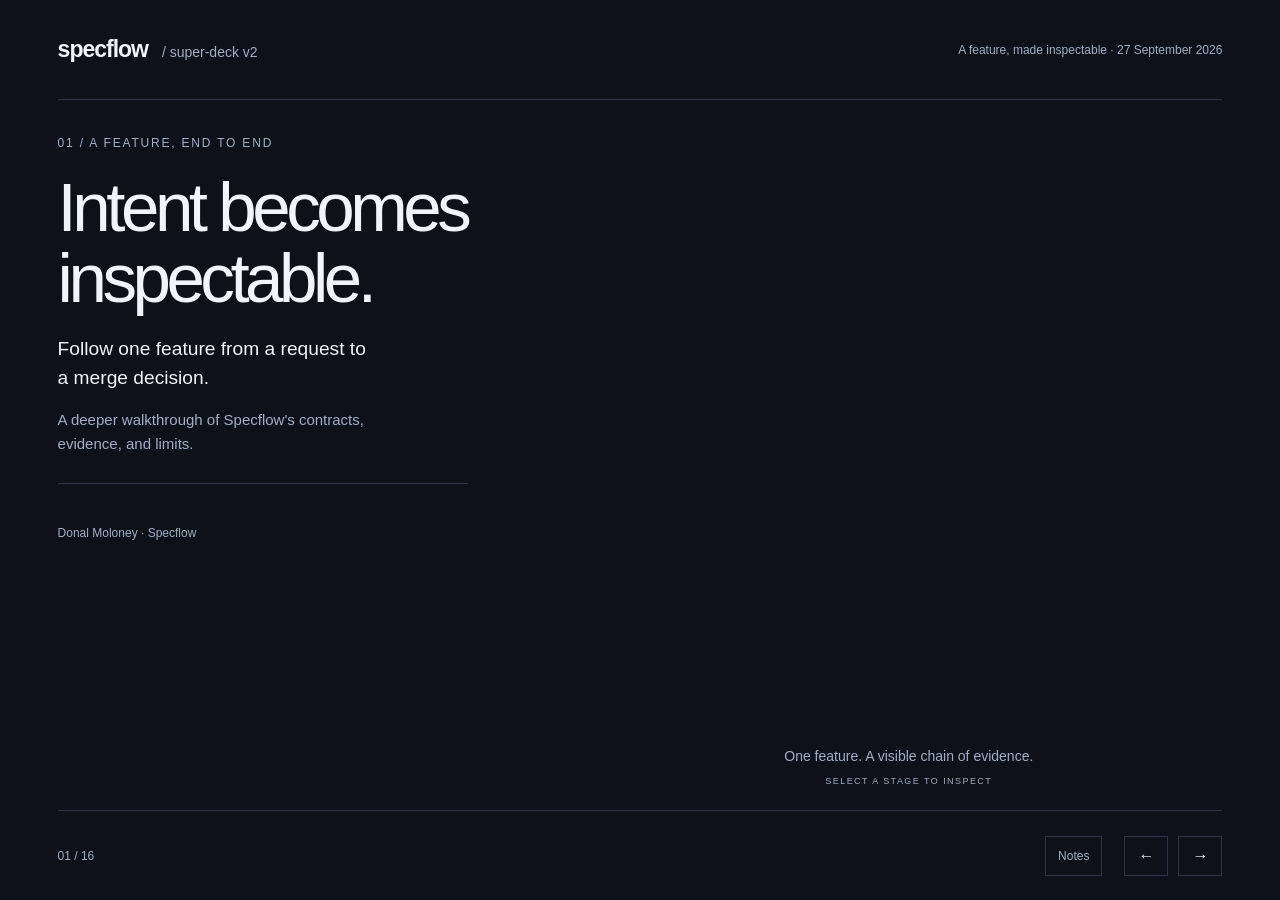
<file: presentation/super-deck-v2/index.html>
<!doctype html>
<html lang="en">
<head>
  <meta charset="utf-8">
  <meta name="viewport" content="width=device-width, initial-scale=1">
  <meta name="description" content="An interactive Specflow presentation: follow a feature from constitution to review.">
  <title>Specflow v2 | Follow the evidence</title>
  <link rel="icon" href="data:,">
  <link rel="stylesheet" href="deck.css">
  <script type="importmap">
    {"imports":{"three":"https://cdn.jsdelivr.net/npm/three@0.186.1/build/three.module.js","gsap":"https://cdn.jsdelivr.net/npm/gsap@3.15.0/index.js"}}
  </script>
</head>
<body>
  <header><a href="#/intent" class="wordmark">specflow<span> / super-deck v2</span></a><span class="edition">A feature, made inspectable · 27 September 2026</span></header>
  <main>
    <div class="copy" aria-live="polite">
      <p class="eyebrow" id="chapter">01 / A feature, end to end</p>
      <h1 id="title">Intent becomes<br>inspectable.</h1>
      <p class="description" id="description">Follow one feature from a request to a merge decision.</p>
      <p class="detail" id="detail">A deeper walkthrough of Specflow's contracts, evidence, and limits.</p>
      <div id="proof" class="proof"></div>
      <div id="gate-controls" hidden>
        <label><input id="analyzed" type="checkbox"> Record a passing analysis</label>
        <button id="attempt" type="button">Try execution <span aria-hidden="true">→</span></button>
        <p id="gate-result" role="status">Illustrative gate: the constitution is already present.</p>
      </div>
      <div id="risk-controls" class="exercise" hidden>
        <label for="risk-lines">Changed lines <output id="risk-line-count">400</output></label>
        <input id="risk-lines" type="range" min="0" max="800" value="400">
        <label for="risk-files">Changed files <output id="risk-file-count">15</output></label>
        <input id="risk-files" type="range" min="0" max="30" value="15">
        <label><input id="risk-sensitive" type="checkbox"> Sensitive directory, such as auth/</label>
        <label><input id="risk-dependency" type="checkbox"> Recognized dependency file</label>
        <p id="risk-result" class="result" role="status"></p>
      </div>
      <div id="review-controls" class="exercise" hidden>
        <div class="select-row"><label for="finding-severity">Severity</label><select id="finding-severity"><option>Critical</option><option>Important</option><option>Minor</option></select></div>
        <div class="select-row"><label for="finding-status">Status</label><select id="finding-status"><option>open</option><option>accepted</option><option>rejected</option><option>fixed</option><option>rebutted</option></select></div>
        <pre id="finding-json"></pre>
        <p id="review-result" class="result" role="status"></p>
      </div>
      <a class="action" id="action" href="../../specflow/README.md" hidden>Read the installation guide <span aria-hidden="true">↗</span></a>
      <p class="byline" id="byline">Donal Moloney · Specflow</p>
    </div>
    <figure id="world" aria-label="A persistent three-dimensional diagram of the Specflow workflow">
      <canvas id="scene" aria-hidden="true"></canvas>
      <div id="labels" aria-label="Inspect workflow artifacts"></div>
      <div id="fallback" hidden>Constitution → Spec → Plan → Tasks → Execute → Review</div>
      <figcaption><span id="scene-caption">One feature. A visible chain of evidence.</span><span>SELECT A STAGE TO INSPECT</span></figcaption>
    </figure>
    <aside id="inspection" hidden aria-live="polite"><button id="close-inspection" aria-label="Close artifact details">×</button><h2 id="artifact-title"></h2><p id="artifact-description"></p><code id="artifact-path"></code></aside>
  </main>
  <footer>
    <span class="counter" id="counter">01 / 16</span>
    <nav id="chapters" aria-label="Presentation chapters"></nav>
    <div class="navigation"><button id="notes-toggle" aria-expanded="false" aria-controls="notes">Notes</button><button id="previous" aria-label="Previous slide">←</button><button id="next" aria-label="Next slide">→</button></div>
  </footer>
  <aside id="notes" hidden><h2>Presenter notes</h2><p id="note-copy"></p><a id="source-link">Read source</a></aside>
  <p id="render-status" role="status" hidden></p>
  <noscript><p class="no-script">Enable JavaScript for navigation, or read <a href="../marp-deck/deck.md">the Marp deck</a>.</p></noscript>
  <script type="module" src="deck.js"></script>
</body>
</html>
</file>
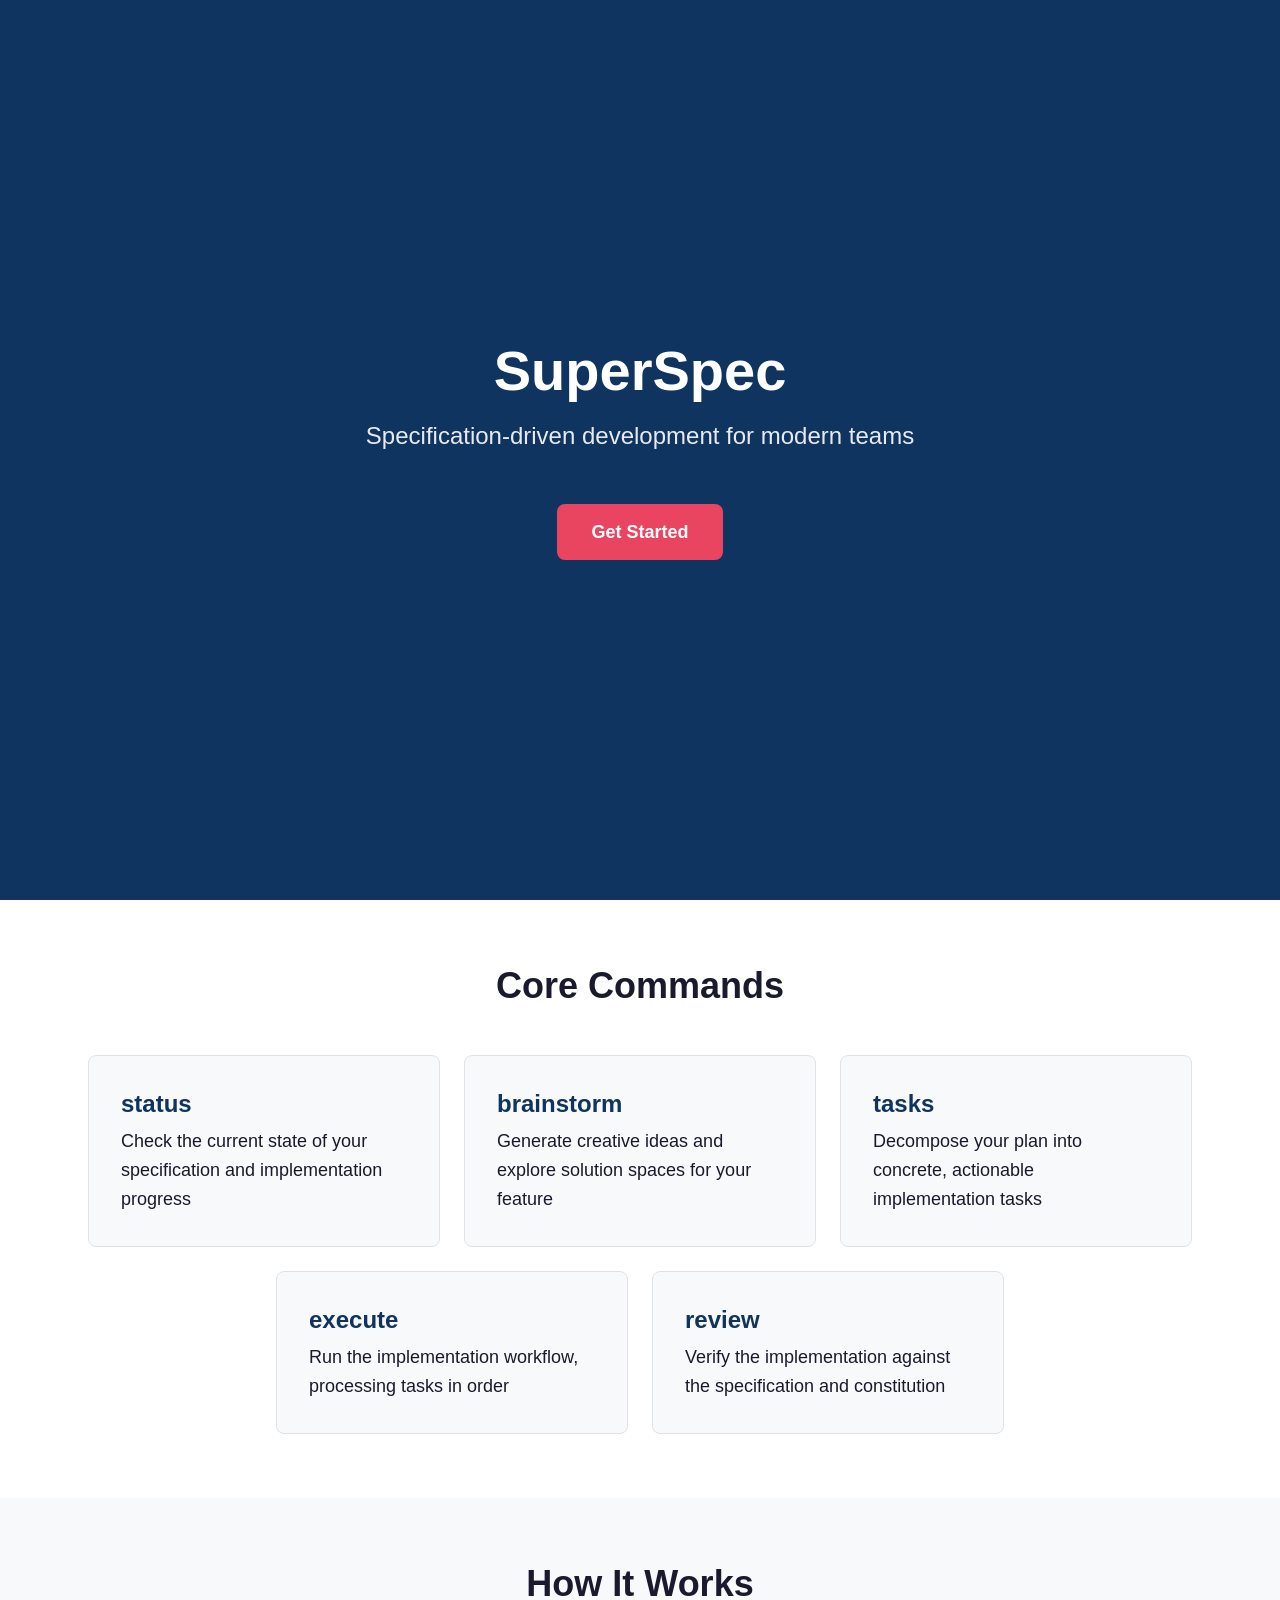
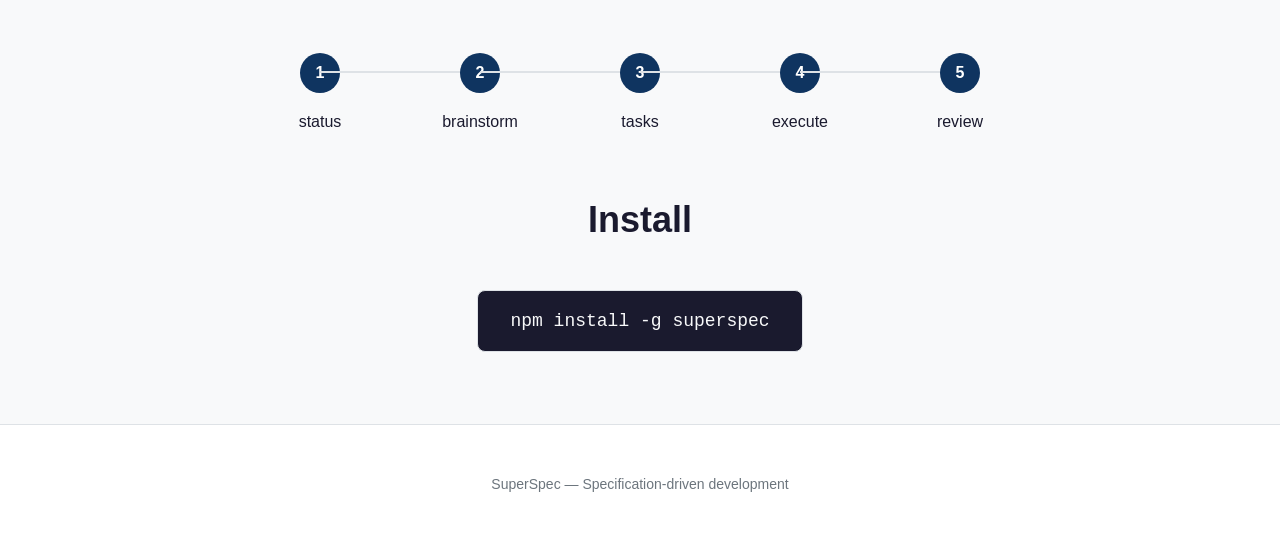
<file: superspec/examples/static-landing-page/web/index.html>
<!DOCTYPE html>
<html lang="en">
<head>
  <meta charset="UTF-8">
  <meta name="viewport" content="width=device-width, initial-scale=1.0">
  <title>SuperSpec — Specification-Driven Development</title>
  <style>
    /* ========================================
       T003: CSS reset/base styles
       ======================================== */
    *, *::before, *::after {
      box-sizing: border-box;
    }

    * {
      margin: 0;
      padding: 0;
    }

    body {
      line-height: 1.6;
      -webkit-font-smoothing: antialiased;
    }

    /* ========================================
       T004: CSS custom properties
       ======================================== */
    :root {
      --color-bg: #ffffff;
      --color-text: #1a1a2e;
      --color-primary: #0f3460;
      --color-primary-light: #1663a8;
      --color-accent: #e94560;
      --color-surface: #f8f9fa;
      --color-border: #dee2e6;
      --color-muted: #6c757d;
      --spacing-xs: 0.25rem;
      --spacing-sm: 0.5rem;
      --spacing-md: 1rem;
      --spacing-lg: 1.5rem;
      --spacing-xl: 2rem;
      --spacing-2xl: 3rem;
      --spacing-3xl: 4rem;
      --font-body: -apple-system, BlinkMacSystemFont, "Segoe UI", Roboto, "Helvetica Neue", Arial, sans-serif;
      --font-mono: "SFMono-Regular", Consolas, "Liberation Mono", Menlo, monospace;
      --radius: 0.5rem;
    }

    body {
      font-family: var(--font-body);
      color: var(--color-text);
      background-color: var(--color-bg);
    }

    /* ========================================
       T005: Responsive typography using clamp()
       ======================================== */
    h1 {
      font-size: clamp(2rem, 5vw, 3.5rem);
      line-height: 1.1;
    }

    h2 {
      font-size: clamp(1.5rem, 3.5vw, 2.25rem);
      line-height: 1.2;
    }

    h3 {
      font-size: clamp(1.125rem, 2.5vw, 1.5rem);
      line-height: 1.3;
    }

    p {
      font-size: clamp(1rem, 1.5vw, 1.125rem);
    }

    /* ========================================
       T006: Container utility class
       ======================================== */
    .container {
      max-width: 72rem;
      margin-left: auto;
      margin-right: auto;
      padding-left: var(--spacing-lg);
      padding-right: var(--spacing-lg);
    }

    /* ========================================
       T010: Hero section CSS
       ======================================== */
    .hero {
      min-height: 100vh;
      display: flex;
      flex-direction: column;
      align-items: center;
      justify-content: center;
      text-align: center;
      padding: var(--spacing-xl) var(--spacing-lg);
      background-color: var(--color-primary);
      color: #ffffff;
    }

    .hero h1 {
      margin-bottom: var(--spacing-md);
    }

    .hero .tagline {
      font-size: clamp(1.125rem, 2.5vw, 1.5rem);
      margin-bottom: var(--spacing-2xl);
      opacity: 0.9;
    }

    .cta-button {
      display: inline-block;
      padding: 0.75rem 2rem;
      background-color: var(--color-accent);
      color: #ffffff;
      text-decoration: none;
      font-size: 1.125rem;
      font-weight: 600;
      border-radius: var(--radius);
      border: 2px solid var(--color-accent);
      transition: background-color 0.2s, border-color 0.2s;
    }

    .cta-button:hover {
      background-color: #d63d56;
      border-color: #d63d56;
    }

    .cta-button:focus-visible {
      outline: 3px solid #ffffff;
      outline-offset: 3px;
    }

    /* ========================================
       T013: Features grid CSS
       ======================================== */
    #features {
      padding: var(--spacing-3xl) 0;
    }

    #features h2 {
      text-align: center;
      margin-bottom: var(--spacing-2xl);
    }

    .features-grid {
      display: grid;
      grid-template-columns: 1fr;
      gap: var(--spacing-lg);
    }

    .card {
      padding: var(--spacing-xl);
      background-color: var(--color-surface);
      border: 1px solid var(--color-border);
      border-radius: var(--radius);
    }

    .card h3 {
      margin-bottom: var(--spacing-sm);
      color: var(--color-primary);
    }

    /* ========================================
       T016: Workflow step indicator CSS
       ======================================== */
    #workflow {
      padding: var(--spacing-3xl) 0;
      background-color: var(--color-surface);
    }

    #workflow h2 {
      text-align: center;
      margin-bottom: var(--spacing-2xl);
    }

    .step-list {
      list-style: none;
      counter-reset: step;
      display: flex;
      flex-direction: column;
      align-items: center;
      gap: var(--spacing-lg);
      padding: 0;
    }

    .step-list li {
      counter-increment: step;
      display: flex;
      align-items: center;
      gap: var(--spacing-md);
      position: relative;
    }

    .step-list li::before {
      content: counter(step);
      display: flex;
      align-items: center;
      justify-content: center;
      width: 2.5rem;
      height: 2.5rem;
      border-radius: 50%;
      background-color: var(--color-primary);
      color: #ffffff;
      font-weight: 700;
      font-size: 1rem;
      flex-shrink: 0;
    }

    .step-list li::after {
      content: "";
      position: absolute;
      top: 2.5rem;
      left: 1.15rem;
      width: 2px;
      height: var(--spacing-lg);
      background-color: var(--color-border);
    }

    .step-list li:last-child::after {
      display: none;
    }

    /* ========================================
       T017/T018: Install snippet CSS
       ======================================== */
    .install-block {
      margin-top: var(--spacing-3xl);
      text-align: center;
    }

    .install-block h2 {
      margin-bottom: var(--spacing-md);
    }

    .code-snippet {
      display: inline-block;
      font-family: var(--font-mono);
      font-size: clamp(0.875rem, 1.5vw, 1.125rem);
      background-color: var(--color-text);
      color: #f8f9fa;
      padding: var(--spacing-md) var(--spacing-xl);
      border-radius: var(--radius);
      border: 1px solid var(--color-border);
      overflow-x: auto;
      max-width: 100%;
    }

    .code-snippet:focus-visible {
      outline: 3px solid var(--color-primary-light);
      outline-offset: 3px;
    }

    /* ========================================
       T020: Footer CSS
       ======================================== */
    footer {
      padding: var(--spacing-2xl) 0;
      text-align: center;
      border-top: 1px solid var(--color-border);
      color: var(--color-muted);
    }

    footer p {
      font-size: 0.875rem;
    }

    /* ========================================
       T008/T011/T014/T019: Responsive breakpoints
       ======================================== */
    @media (min-width: 768px) {
      /* T011: Hero responsive - larger heading */
      .hero h1 {
        font-size: clamp(2.5rem, 6vw, 4rem);
      }

      /* T014: Features grid - 2 columns */
      .features-grid {
        grid-template-columns: repeat(2, 1fr);
      }

      /* T019: Workflow - horizontal step indicator */
      .step-list {
        flex-direction: row;
        justify-content: center;
        align-items: flex-start;
        gap: 0;
      }

      .step-list li {
        flex-direction: column;
        align-items: center;
        text-align: center;
        flex: 1 1 0;
        max-width: 10rem;
        position: relative;
        padding: 0 var(--spacing-sm);
      }

      .step-list li::after {
        position: absolute;
        top: 1.15rem;
        left: 50%;
        width: 100%;
        height: 2px;
        background-color: var(--color-border);
      }

      .step-list li:last-child::after {
        display: none;
      }

      /* Wider code block */
      .code-snippet {
        font-size: 1.125rem;
      }
    }

    @media (min-width: 1024px) {
      /* T011: Hero - max heading size with comfortable spacing */
      .hero h1 {
        font-size: 3.5rem;
      }

      .hero .tagline {
        max-width: 36rem;
      }

      /* T019: Full-width step indicator */
      .step-list {
        max-width: 54rem;
        margin-left: auto;
        margin-right: auto;
      }

      /* T014: Features grid - 3 columns with centered second row */
      .features-grid {
        grid-template-columns: repeat(6, 1fr);
      }

      .card {
        grid-column: span 2;
      }

      .card:nth-child(4) {
        grid-column: 2 / 4;
      }

      .card:nth-child(5) {
        grid-column: 4 / 6;
      }
    }

    /* ========================================
       T021: Print stylesheet
       ======================================== */
    @media print {
      * {
        background: transparent !important;
        color: #000 !important;
        box-shadow: none !important;
        text-shadow: none !important;
      }

      body {
        font-family: Georgia, "Times New Roman", Times, serif;
        font-size: 12pt;
        line-height: 1.5;
      }

      .hero {
        min-height: auto;
        padding: 1em 0;
        border-bottom: 2pt solid #000;
      }

      .container {
        max-width: 100%;
        padding-left: 0;
        padding-right: 0;
      }

      .card {
        border: 1pt solid #000;
        page-break-inside: avoid;
      }

      .features-grid {
        display: block;
      }

      .features-grid .card {
        margin-bottom: 1em;
      }

      .step-list {
        display: block;
      }

      .step-list li::before {
        border: 1pt solid #000;
        background: transparent;
        color: #000;
      }

      .step-list li::after {
        display: none;
      }

      .code-snippet {
        border: 2pt solid #000;
        background: #f0f0f0 !important;
        color: #000 !important;
        display: block;
      }

      footer {
        border-top: 1pt solid #000;
        padding-top: 1em;
      }

      .cta-button {
        border: 1pt solid #000;
      }
    }

    /* ========================================
       T022: Accessibility CSS
       ======================================== */
    :focus-visible {
      outline: 3px solid var(--color-primary-light);
      outline-offset: 2px;
    }

    @media (forced-colors: active) {
      .card {
        border: 2px solid ButtonText;
      }

      .cta-button {
        border: 2px solid ButtonText;
      }

      .code-snippet {
        border: 2px solid ButtonText;
      }

      .hero {
        border-bottom: 2px solid ButtonText;
      }

      .step-list li::before {
        border: 2px solid ButtonText;
        background: Canvas;
        color: ButtonText;
      }

      .step-list li::after {
        background: ButtonText;
      }
    }
  </style>
</head>
<body>
  <!-- T007/T009: Hero section -->
  <header class="hero">
    <div class="container">
      <h1>SuperSpec</h1>
      <p class="tagline">Specification-driven development for modern teams</p>
      <a href="#install" class="cta-button">Get Started</a>
    </div>
  </header>

  <main>
    <!-- T012: Features section -->
    <section id="features">
      <div class="container">
        <h2>Core Commands</h2>
        <div class="features-grid">
          <article class="card">
            <h3>status</h3>
            <p>Check the current state of your specification and implementation progress</p>
          </article>
          <article class="card">
            <h3>brainstorm</h3>
            <p>Generate creative ideas and explore solution spaces for your feature</p>
          </article>
          <article class="card">
            <h3>tasks</h3>
            <p>Decompose your plan into concrete, actionable implementation tasks</p>
          </article>
          <article class="card">
            <h3>execute</h3>
            <p>Run the implementation workflow, processing tasks in order</p>
          </article>
          <article class="card">
            <h3>review</h3>
            <p>Verify the implementation against the specification and constitution</p>
          </article>
        </div>
      </div>
    </section>

    <!-- T015/T017: Workflow diagram & install snippet -->
    <section id="workflow">
      <div class="container">
        <h2>How It Works</h2>
        <ol class="step-list">
          <li>status</li>
          <li>brainstorm</li>
          <li>tasks</li>
          <li>execute</li>
          <li>review</li>
        </ol>
        <div id="install" class="install-block">
          <h2>Install</h2>
          <code class="code-snippet" tabindex="0">npm install -g superspec</code>
        </div>
      </div>
    </section>
  </main>

  <!-- T020: Footer -->
  <footer>
    <div class="container">
      <p>SuperSpec — Specification-driven development</p>
    </div>
  </footer>
</body>
</html>
</file>
<file: presentation/super-deck-v2/deck.css>
:root { color-scheme: dark; --paper:#0c111a; --ink:#f1f4fa; --muted:#a2afc2; --line:#2b3545; --accent:#84b5ff; font-family:Inter,"Helvetica Neue",Arial,sans-serif; }
* { box-sizing:border-box; }
body { margin:0; background:var(--paper); color:var(--ink); }
button,a,input { -webkit-tap-highlight-color:transparent; }
button,a { color:inherit; }
button { font:inherit; cursor:pointer; }
button:focus-visible,a:focus-visible,input:focus-visible { outline:2px solid var(--accent); outline-offset:5px; }
button:disabled { opacity:.35; cursor:default; }
[hidden] { display:none !important; }
header { height:100px; margin:0 4.5vw; display:flex; align-items:center; justify-content:space-between; border-bottom:1px solid var(--line); }
.wordmark { font-size:23px; font-weight:650; text-decoration:none; letter-spacing:-1px; }
.wordmark span { font-size:14px; font-weight:400; letter-spacing:0; color:var(--muted); margin-left:10px; }
.edition { font-size:12px; color:var(--muted); }
main { position:relative; min-height:calc(100svh - 190px); }
.copy { position:relative; z-index:2; width:44%; padding:7vh 0 4vh 4.5vw; pointer-events:none; }
.copy a,.copy button,.copy input,.copy label { pointer-events:auto; }
.eyebrow { font-size:12px; text-transform:uppercase; letter-spacing:.15em; color:var(--muted); margin:0 0 30px; }
h1 { font-size:clamp(46px,6.1vw,100px); font-weight:500; letter-spacing:-.065em; line-height:1.02; margin:0 0 30px; }
.description { font-size:clamp(19px,1.65vw,26px); line-height:1.5; max-width:30ch; margin:0 0 22px; }
.detail { color:var(--muted); font-size:15px; line-height:1.65; max-width:38ch; }
.byline { color:var(--muted); font-size:12px; margin-top:42px; }
#world { position:absolute; left:43%; right:1%; top:0; bottom:0; margin:0; }
#scene { width:100%; height:100%; display:block; }
#labels { position:absolute; inset:0; pointer-events:none; }
.artifact-label { position:absolute; border:1px solid var(--line); background:var(--paper); padding:7px 10px; font-size:11px; white-space:nowrap; pointer-events:auto; transform:translate(-50%,-50%); }
.artifact-label.selected { color:var(--accent); border-color:var(--accent); }
.artifact-label:hover { border-color:var(--ink); }
figcaption { position:absolute; left:7%; right:7%; bottom:24px; display:flex; flex-direction:column; gap:12px; text-align:center; font-size:14px; color:var(--muted); }
figcaption span+span { font-size:9px; letter-spacing:.16em; }
footer { height:90px; margin:0 4.5vw; display:flex; align-items:center; gap:32px; border-top:1px solid var(--line); }
.counter { color:var(--muted); font-size:12px; font-variant-numeric:tabular-nums; }
#chapters { display:flex; gap:9px; flex:1; }
.chapter { width:30px; height:30px; padding:12px 0; border:0; background:transparent; }
.chapter::after { content:""; display:block; height:2px; background:var(--line); }
.chapter[aria-current="step"]::after { background:var(--accent); }
.navigation { display:flex; gap:10px; }
.navigation button { background:transparent; border:1px solid var(--line); height:40px; min-width:44px; padding:0 12px; }
#notes-toggle { color:var(--muted); font-size:12px; margin-right:12px; }
#gate-controls { margin-top:25px; font-size:14px; }
#gate-controls label { display:flex; gap:10px; align-items:center; }
input { accent-color:var(--accent); width:18px; height:18px; }
#attempt,.action { display:inline-flex; gap:20px; background:var(--ink); color:var(--paper); padding:13px 17px; border:0; text-decoration:none; margin-top:20px; font-size:14px; }
#gate-result { font-family:monospace; color:var(--accent); font-size:12px; max-width:40ch; line-height:1.6; }
#inspection,#notes { position:fixed; z-index:5; background:#141c29; border:1px solid var(--line); padding:25px; }
#inspection { right:5vw; bottom:125px; width:min(370px,90vw); }
#inspection h2,#notes h2 { font-size:18px; font-weight:500; margin:0 0 14px; }
#inspection p,#notes p { font-size:14px; line-height:1.6; color:var(--muted); }
#inspection code { font-size:12px; overflow-wrap:anywhere; color:var(--accent); }
#close-inspection { float:right; background:none; border:0; font-size:22px; }
#notes { left:4.5vw; bottom:100px; width:min(520px,91vw); max-height:65vh; overflow:auto; }
#notes a { font-size:13px; }
#render-status { position:fixed; top:100px; right:20px; max-width:300px; z-index:4; color:var(--muted); font-size:12px; }
#fallback { position:absolute; inset:25% 10%; line-height:3; font-size:24px; }
.no-script { padding:30px; }
@media (min-width:1500px) { .copy { padding-top:10vh; } }
@media (max-width:760px) {
  header { height:70px; }.edition { display:none; }.wordmark { font-size:20px; }
  main { min-height:0; display:flex; flex-direction:column; }
  .copy { width:100%; padding:32px 6vw 0; }.eyebrow { margin-bottom:20px; font-size:10px; }
  h1 { font-size:54px; margin-bottom:20px; }.description { font-size:18px; max-width:32ch; }
  .detail { font-size:13px; max-width:42ch; }.byline { margin-top:22px; }
  #world { position:relative; left:auto; right:auto; height:340px; flex-shrink:0; }
  #labels { inset:12px 6vw auto; display:grid; grid-template-columns:repeat(3,1fr); gap:6px; }
  .artifact-label { position:static; transform:none; }
  figcaption { bottom:5px; font-size:12px; }.artifact-label { font-size:9px; padding:5px 6px; }
  footer { height:76px; gap:10px; }#chapters { gap:3px; }.chapter { width:15px; }
  .navigation { gap:5px; }.navigation button { min-width:34px; padding:0 8px; }#notes-toggle { margin-right:0; }
  #inspection { bottom:85px; }#notes { bottom:85px; }#render-status { position:static; margin:20px; }
}

.copy { padding-top:4vh; }
h1 { font-size:clamp(42px,5.4vw,86px); margin-bottom:22px; }
.eyebrow { margin-bottom:22px; }
.description { font-size:clamp(18px,1.5vw,24px); margin-bottom:14px; }
.detail { margin-bottom:18px; }
.proof { max-width:410px; margin:26px 0 0; border-top:1px solid var(--line); }
.proof>div { display:grid; grid-template-columns:95px 1fr; gap:12px; padding:12px 0; border-bottom:1px solid var(--line); }
.proof span { font:10px/1.7 monospace; letter-spacing:.08em; color:var(--accent); }
.proof p { margin:0; font-size:13px; line-height:1.5; color:var(--muted); overflow-wrap:anywhere; }
.exercise { max-width:380px; margin-top:22px; pointer-events:auto; font-size:13px; }
.exercise label { display:flex; align-items:center; gap:8px; margin:9px 0; }
.exercise output { margin-left:auto; color:var(--accent); font-variant-numeric:tabular-nums; }
.exercise input[type=range] { width:100%; height:14px; }
.result { color:var(--accent); line-height:1.6; min-height:42px; }
.select-row { display:flex; align-items:center; justify-content:space-between; gap:20px; }
select { background:var(--paper); border:1px solid var(--line); color:var(--ink); padding:7px 12px; font:inherit; }
pre { color:var(--muted); font:12px/1.5 monospace; border-left:1px solid var(--line); padding-left:14px; }
#chapters { gap:6px; }.chapter { width:22px; }
@media (min-width:761px) and (max-height:800px) {
  header { height:76px; } footer { height:66px; }
  main { min-height:calc(100svh - 142px); }
  .copy { padding-top:24px; padding-bottom:20px; }
  h1 { font-size:54px; margin-bottom:18px; }
  .eyebrow { margin-bottom:18px; }
  .description { font-size:18px; line-height:1.4; }
  .detail { font-size:13px; line-height:1.5; margin-bottom:12px; }
  .proof { margin-top:18px; }.proof>div { padding:8px 0; }
  .byline { margin-top:20px; }
}
@media (max-width:760px) {
  .copy { padding-top:30px; } h1 { font-size:48px; }
  .proof { margin-top:20px; }.proof>div { padding:9px 0; }
  footer { flex-wrap:wrap; height:auto; min-height:110px; padding:12px 0; }
  #chapters { order:3; flex-basis:100%; justify-content:space-between; }
  .navigation { margin-left:auto; }.chapter { width:14px; }
}
</file>
